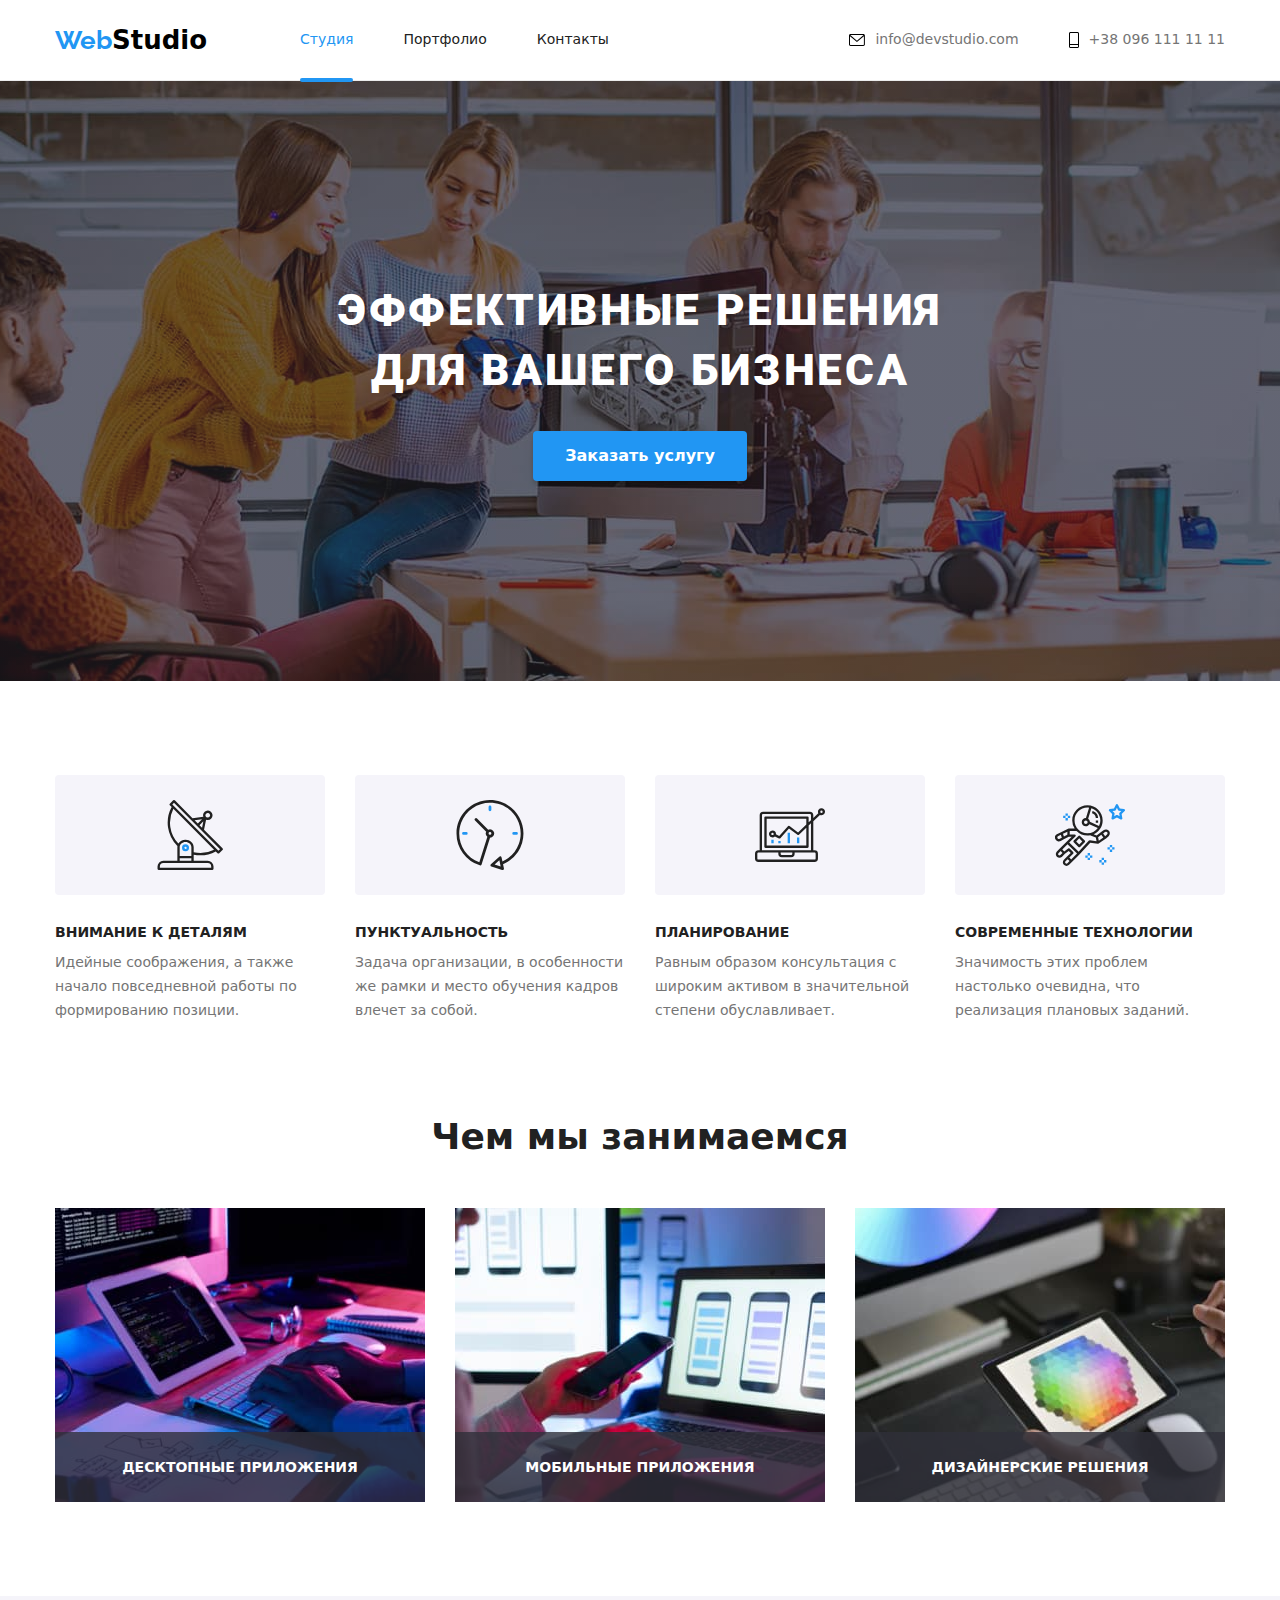
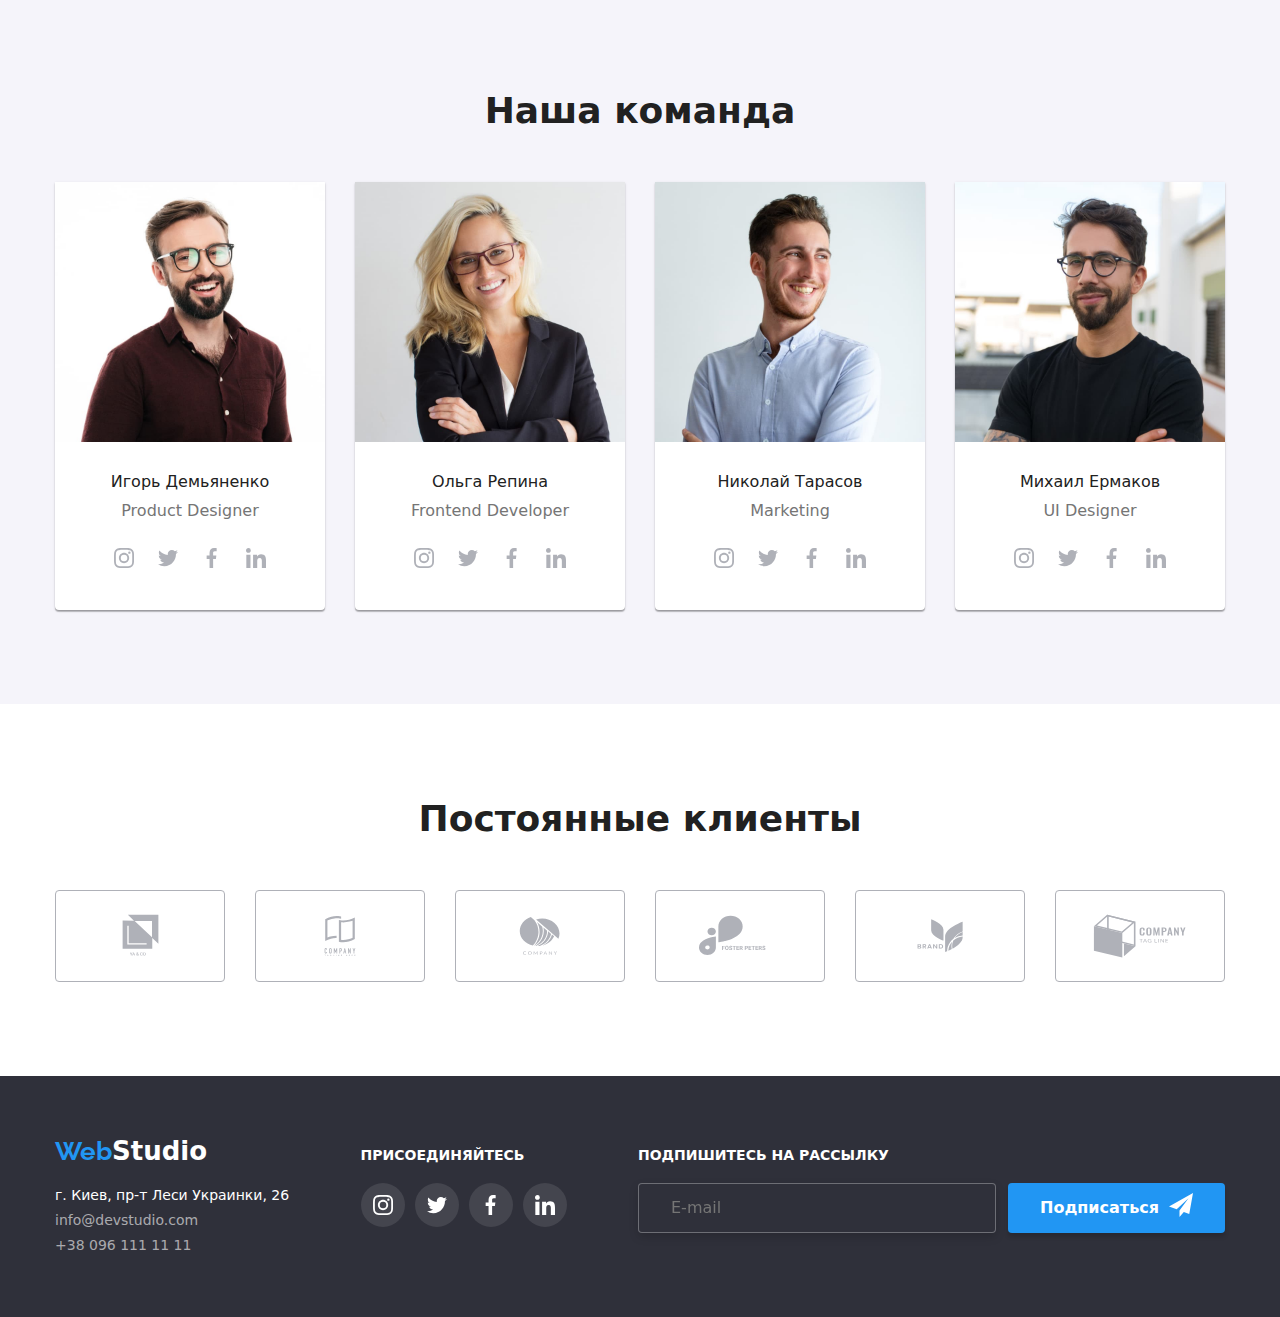
<file: index.html>
<!DOCTYPE html>
<html lang="ru">
<head>
    <meta charset="UTF-8">
    <meta http-equiv="X-UA-Compatible" content="IE=edge">
    <meta name="viewport" content="width=device-width, initial-scale=1.0">
    <title>Студия</title>
    <link rel="stylesheet" href="./css/main.min.css">
    <link rel="stylesheet" href="https://cdnjs.cloudflare.com/ajax/libs/modern-normalize/1.1.0/modern-normalize.min.css">
    <link rel="preconnect" href="https://fonts.googleapis.com">
    <link rel="preconnect" href="https://fonts.gstatic.com" crossorigin>
    <link
        href="https://fonts.googleapis.com/css2?family=Oleo+Script&family=Raleway:wght@700&family=Roboto:wght@400;500;700;900&display=swap"
        rel="stylesheet">
</head>
<body>
    
    <!--Шапка профиля-->
        <header class="header">
            <div class="container nav-auth">
                <nav class="header-nav">
                    <a href="./index.html" class="logo"><span class="logo__part">Web</span>Studio</a>
                    <ul class="header-nav__list">
                        <li class="header-nav__item"><a href="./index.html" class="header-nav__link header-nav__link--current">Студия</a></li>
                        <li class="header-nav__item"><a href="./portfolio.html" class="header-nav__link">Портфолио</a></li>
                        <li class="header-nav__item"><a href="" class="header-nav__link">Контакты</a></li>
                    </ul>
                </nav>
                <ul class="auth__list">
                    <li class="auth__item">
                        <a href="mailto:info@devstudio.com" class="auth__link"> 
                        <svg class="auth__icon" width="16" height="12">
                            <use href="./images/sprite.svg#icon-envelope"></use>
                        </svg>
                        info@devstudio.com
                        </a>
                    </li>
                    <li class="auth__item">
                        <a href="tel:+380961111111" class="auth__link">
                            <svg class="auth__icon" width="10" height="16">
                                <use href="./images/sprite.svg#icon-phone"></use>
                            </svg>
                            +38 096 111 11 11
                        </a>
                    </li>
                </ul>
            </div>
        </header>  
    <main>
        <!--Заказ услуг-->
         <section class="oder">
             <div class="container">
                <h1 class="oder__title">ЭФФЕКТИВНЫЕ РЕШЕНИЯ <br> ДЛЯ ВАШЕГО БИЗНЕСА</h1>
                <button type="button" class="oder__btn" data-modal-open><span>Заказать услугу</span></button>
             </div>   
        </section>
        <!--Наши преимущества-->
        <section class="advant section">
            <div class="container">
                <h2 class="title--hidden">Наши преимущества</h2>
                <ul class="advant-content">
                    <li class="advant-content__item">
                        <div class="advant-content-icon">
                            <svg class="advant-content-icon__pic" width="70" height="70">
                                <use href="./images/sprite.svg#icon-antenna"></use>
                            </svg>
                        </div> 
                        <h3 class="advant-content__plus">внимание к деталям</h3>
                        <p class="advant-content__text">Идейные соображения, а также начало повседневной работы по формированию позиции.</p>
                    </li>
                    <li class="advant-content__item">
                           <div class="advant-content-icon">
                                <svg class="advant-content-icon__pic" width="70" height="70">
                                    <use href="./images/sprite.svg#icon-clock"></use>
                                </svg>
                           </div>
                        <h3 class="advant-content__plus">Пунктуальность</h3>
                        <p class="advant-content__text">Задача организации, в особенности же рамки и место обучения кадров влечет за собой.</p>
                    </li>
                    <li class="advant-content__item">
                            <div class="advant-content-icon">
                                <svg class="advant-content-icon__pic" width="70" height="70">
                                    <use href="./images/sprite.svg#icon-laptop"></use>
                                </svg>
                            </div>
                        <h3 class="advant-content__plus">Планирование</h3>
                        <p class="advant-content__text">Равным образом консультация с широким активом в значительной степени обуславливает.</p>
                    </li>
                    <li class="advant-content__item">
                            <div class="advant-content-icon">
                                <svg class="advant-content-icon__pic" width="70" height="70">
                                    <use href="./images/sprite.svg#icon-astronaut"></use>
                                </svg>
                            </div>
                        <h3 class="advant-content__plus">Современные технологии</h3>
                        <p class="advant-content__text">Значимость этих проблем настолько очевидна, что реализация плановых заданий.</p>
                    </li>
                </ul>
            </div>
        </section>
        <!--Чем мы занимаемся-->
        <section class="features">
            <div class="container">
                <h2 class="section__title">Чем мы занимаемся</h2>
                <ul class="features__list">
                    <li class="features__img">
                        <img src="./images/box1.jpg" alt="клавиатура, алгоритм и руки" width="370">
                        <p class="features__text">Десктопные приложения</p>
                    </li>
                    <li class="features__img">
                        <img src="./images/box2.jpg" alt="телефон в руке и ноутбук" width="370">
                        <p class="features__text">Мобильные приложения</p>
                    </li>
                    <li class="features__img">
                        <img src="./images/box3.jpg" alt="спектр в руке" width="370">
                        <p class="features__text">Дизайнерские решения</p>
                    </li>
                </ul>
            </div>
        </section>
        <!--Наша команда-->
        <section class="team section">
            <div class="container">
                <h2 class="section__title team__title">Наша команда</h2>
                <ul class="card-set">
                    <li class="card-set__item">
                        <img src="./images/img1.jpg" alt="парень в коричневой рубашке">
                        <div class="card-set__content">
                            <h3 class="card-set__name">Игорь Демьяненко</h3>
                            <p class="card-set__position">Product Designer</p>
                            <ul class="social-block">
                                <li>
                                    <a href="#" class="social-block__link">
                                        <svg width="20px" height="20px">
                                            <use href="./images/sprite.svg#icon-instagram"></use>
                                        </svg>
                                    </a>
                                </li>
                                <li>
                                    <a href="#" class="social-block__link">
                                        <svg width="20px" height="20px">
                                            <use href="./images/sprite.svg#icon-twitter"></use>
                                        </svg>
                                    </a>
                                </li>
                                <li>
                                    <a href="#" class="social-block__link">
                                        <svg width="20px" height="20px">
                                            <use href="./images/sprite.svg#icon-facebook"></use>
                                        </svg>
                                    </a>
                                </li>
                                <li>
                                    <a href="#" class="social-block__link">
                                        <svg width="20px" height="20px">
                                            <use href="./images/sprite.svg#icon-linkedin"></use>
                                        </svg>
                                    </a>
                                </li>
                            </ul>
                        </div>
                    </li>
                    <li class="card-set__item">
                        <img src="./images/img2.jpg" alt="девушка">
                        <div class="card-set__content">
                            <h3 class="card-set__name">Ольга Репина</h3>
                            <p class="card-set__position">Frontend Developer</p>
                            <ul class="social-block">
                                <li>
                                    <a href="#" class="social-block__link">
                                        <svg width="20px" height="20px">
                                            <use href="./images/sprite.svg#icon-instagram"></use>
                                        </svg>
                                    </a>
                                </li>
                                <li>
                                    <a href="#" class="social-block__link">
                                        <svg width="20px" height="20px">
                                            <use href="./images/sprite.svg#icon-twitter"></use>
                                        </svg>
                                    </a>
                                </li>
                                <li>
                                    <a href="#" class="social-block__link">
                                        <svg width="20px" height="20px">
                                            <use href="./images/sprite.svg#icon-facebook"></use>
                                        </svg>
                                    </a>
                                </li>
                                <li>
                                    <a href="#" class="social-block__link">
                                        <svg width="20px" height="20px">
                                            <use href="./images/sprite.svg#icon-linkedin"></use>
                                        </svg>
                                    </a>
                                </li>
                            </ul>
                        </div>   
                    </li>
                    <li class="card-set__item">
                        <img src="./images/img3.jpg" alt="парень в голубой рубашке">
                        <div class="card-set__content">
                            <h3 class="card-set__name">Николай Тарасов</h3>
                            <p class="card-set__position">Marketing</p>
                            <ul class="social-block">
                                <li>
                                    <a href="#" class="social-block__link">
                                        <svg width="20px" height="20px">
                                            <use href="./images/sprite.svg#icon-instagram"></use>
                                        </svg>
                                    </a>
                                </li>
                                <li>
                                    <a href="#" class="social-block__link">
                                        <svg width="20px" height="20px">
                                            <use href="./images/sprite.svg#icon-twitter"></use>
                                        </svg>
                                    </a>
                                </li>
                                <li>
                                    <a href="#" class="social-block__link">
                                        <svg width="20px" height="20px">
                                            <use href="./images/sprite.svg#icon-facebook"></use>
                                        </svg>
                                    </a>
                                </li>
                                <li>
                                    <a href="#" class="social-block__link">
                                        <svg width="20px" height="20px">
                                            <use href="./images/sprite.svg#icon-linkedin"></use>
                                        </svg>
                                    </a>
                                </li>
                            </ul>
                        </div>  
                    </li>
                    <li class="card-set__item">
                        <img src="./images/img4.jpg" alt="парень в черной футболке">
                        <div class="card-set__content">
                            <h3 class="card-set__name">Михаил Ермаков</h3>
                            <p class="card-set__position">UI Designer</p>
                            <ul class="social-block">
                                <li>
                                    <a href="#" class="social-block__link">
                                        <svg width="20px" height="20px">
                                            <use href="./images/sprite.svg#icon-instagram"></use>
                                        </svg>
                                    </a>
                                </li>
                                <li>
                                    <a href="#" class="social-block__link">
                                        <svg width="20px" height="20px">
                                            <use href="./images/sprite.svg#icon-twitter"></use>
                                        </svg>
                                    </a>
                                </li>
                                <li>
                                    <a href="#" class="social-block__link">
                                        <svg width="20px" height="20px">
                                            <use href="./images/sprite.svg#icon-facebook"></use>
                                        </svg>
                                    </a>
                                </li>
                                <li>
                                    <a href="#" class="social-block__link">
                                        <svg width="20px" height="20px">
                                            <use href="./images/sprite.svg#icon-linkedin"></use>
                                        </svg>
                                    </a>
                                </li>
                            </ul>
                        </div>  
                    </li>
                </ul>
            </div>
        </section>
        <!--Постоянніе клиенты-->
        <section class="clients">
            <div class="container">
                <h2 class="section__title clients__title">Постоянные клиенты</h2>
                <ul class="company">
                    <li class="company__item">
                        <a href="#" class="company__link">
                            <svg width="41" height="46.7">
                                <use href="./images/sprite.svg#icon-company1"></use>
                            </svg>
                        </a>
                    </li>
                    <li class="company__item">
                        <a href="#" class="company__link">
                            <svg width="40" height="52">
                                <use href="./images/sprite.svg#icon-company2"></use>
                            </svg>
                        </a>
                    </li>
                    <li class="company__item">
                        <a href="#" class="company__link">
                            <svg width="43.46" height="41.18">
                                <use href="./images/sprite.svg#icon-company3"></use>
                            </svg>
                        </a>
                    </li>
                    <li class="company__item">
                        <a href="#" class="company__link">
                            <svg width="84.44" height="40.62">
                                <use href="./images/sprite.svg#icon-company4"></use>
                            </svg>
                        </a>
                    </li>
                    <li class="company__item">
                        <a href="#" class="company__link">
                            <svg width="62.54" height="45.43">
                                <use href="./images/sprite.svg#icon-company5"></use>
                            </svg>
                        </a>
                    </li>
                    <li class="company__item">
                        <a href="#" class="company__link">
                            <svg width="93.79" height="43.93">
                                <use href="./images/sprite.svg#icon-company6"></use>
                            </svg>
                        </a>
                    </li>
                </ul>
            </div>
        </section>
    </main>
    <!--Футер-->
    <footer class="footer">
        <div class="container">
           <div class="footer__block">
                <div class="footer__adress">
                    <a href="./index.html" class="logo-footer logo"><span class="logo__part">Web</span>Studio</a>
                    <address class="adress">
                        <p class="adress__text">г. Киев, пр-т Леси Украинки, 26</p>
                        <ul class="adress__list">
                            <li>
                                <a href="mailto:info@devstudio.com" class="adress__link">info@devstudio.com</a>
                            </li>
                            <li>
                                <a href="tel:+380961111111" class="adress__link">+38 096 111 11 11</a>
                            </li>
                        </ul>
                    </address>
                </div>
                <div class="join">
                    <p class="footer__title">присоединяйтесь</p>
                    <ul class="join__list">
                        <li class="join__item">
                            <a href="#" class="join__link">
                                <svg class="join__icon" width="20px" height="20px">
                                    <use href="./images/sprite.svg#icon-instagram"></use>
                                </svg>
                            </a>
                        </li>
                        <li class="join__item">
                            <a href="#" class="join__link">
                                <svg class="join__icon" width="20px" height="20px">
                                    <use href="./images/sprite.svg#icon-twitter"></use>
                                </svg>
                            </a>
                        </li>
                        <li class="join__item">
                            <a href="#" class="join__link">
                                <svg class="join__icon" width="20px" height="20px">
                                    <use href="./images/sprite.svg#icon-facebook"></use>
                                </svg>
                            </a>
                        </li>
                        <li class="join__item">
                            <a href="#" class="join__link">
                                <svg class="join__icon" width="20px" height="20px">
                                    <use href="./images/sprite.svg#icon-linkedin"></use>
                                </svg>
                            </a>
                        </li>
                    </ul>
                </div>
            
                <div class="subscribe">
                    <p class="footer__title">Подпишитесь на рассылку</p>
                    <div class="subscribe__form">
                        <label>
                            <input type="email" name="subscribe" placeholder="E-mail" class="subscribe__mail">
                        </label>
                        <button class="subscribe__btn" type="submit">
                            Подписаться
                            <svg width="24px" height="24px">
                                <use href="./images/icons.svg#icon-sub"></use>
                            </svg>
                        </button>
                    </div>
                </div> 
            </div>
        </div>
    </footer>
    <!--Modal window-->
    <div class="backdrop is-hidden" data-modal>
        <div class="modal">
            <button class="modal__btn--close" data-modal-close>
                <svg width="11px" height="11px">
                    <use href="./images/icons.svg#icon-close"></use>
                </svg>
            </button>
            <form class="form">
                <strong class="form__title">Оставьте свои данные, мы вам перезвоним</strong>
                <div class="form__field">
                    <label for="name" class="form__label">Имя</label>
                    <input type="text" name="name" id="name" class="form__input">
                    <svg class="form__icon" width="18px" height="18px">
                        <use href="./images/icons.svg#icon-name"></use>
                    </svg>
                </div>
                <div class="form__field">
                    <label for="telephone" class="form__label">Телефон</label>
                    <input type="tel" name="telephone" id="telephone" class="form__input">
    
                    <svg class="form__icon" width="18px" height="18px">
                        <use href="./images/icons.svg#icon-phone"></use>
                    </svg>
    
                </div>
                <div class="form__field">
                    <label for="mail" class="form__label">Почта</label>
                    <input type="email" name="mail" id="mail" class="form__input">
                    <svg class="form__icon" width="18px" height="18px">
                        <use href="./images/icons.svg#icon-mail"></use>
                    </svg>
                </div>
                <div class="form__field">
                    <label for="feedback" class="form__label">Комментарий</label>
                    <textarea name="feedback" id="feedback" placeholder="Введите текст" class="form__comment"></textarea>
                </div>
                <label class="agree">
                    <input type="checkbox" value="agree" class="agree__input">
                    <span class="agree__icon"></span>
                    Соглашаюсь с рассылкой и принимаю
                    <a href="" class="agree__link">Условия договора</a>
                </label>
                <button class="agree__btn" type="submit">Отправить</button>
            </form>
        </div>
    </div>
    <script src="./js/modal.js"></script>
</body>
</html>
</file>
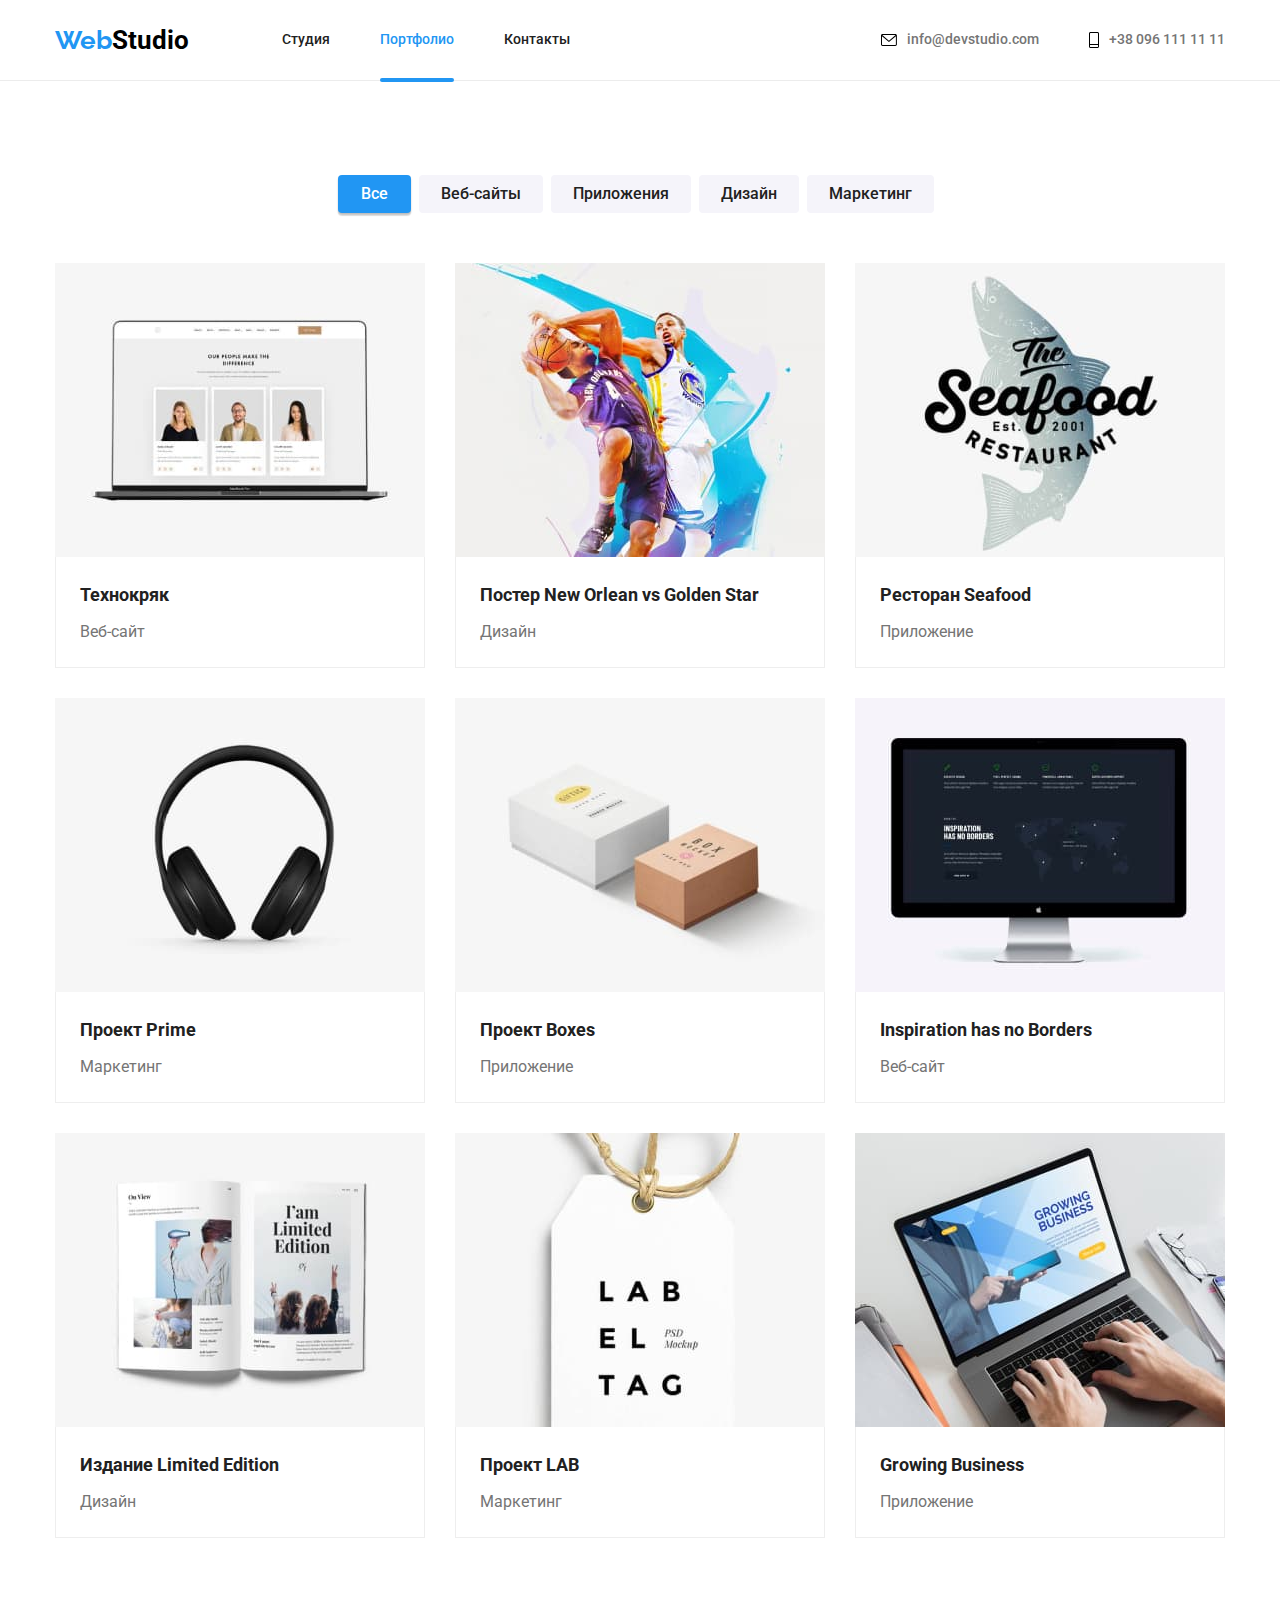
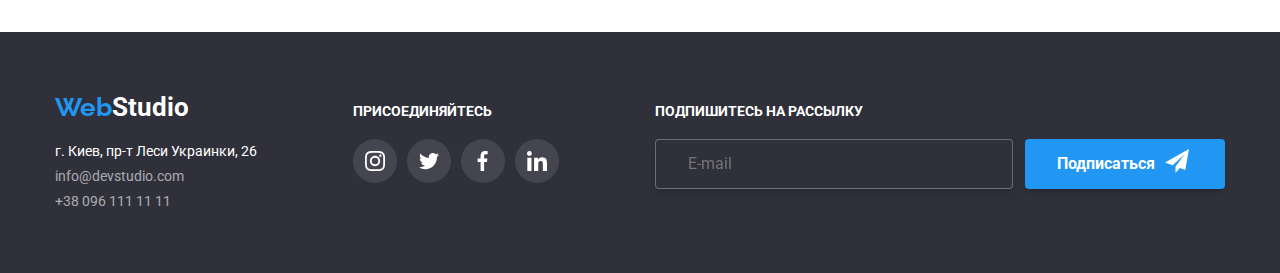
<file: portfolio.html>
<!DOCTYPE html>
<html lang="ru">
<head>
    <meta charset="UTF-8">
    <meta http-equiv="X-UA-Compatible" content="IE=edge">
    <meta name="viewport" content="width=device-width, initial-scale=1.0">
    <title>Портфолио</title>
    <link rel="stylesheet" href="https://cdnjs.cloudflare.com/ajax/libs/modern-normalize/1.1.0/modern-normalize.min.css">
    <link rel="preconnect" href="https://fonts.googleapis.com">
    <link rel="preconnect" href="https://fonts.gstatic.com" crossorigin>
    <link
        href="https://fonts.googleapis.com/css2?family=Oleo+Script&family=Raleway:wght@700&family=Roboto:wght@400;500;700;900&display=swap"
        rel="stylesheet">
    <link rel="stylesheet" href="./css/main.min.css">
</head>
<body>
    <!--Шапка профиля-->
    <header class="header">
        <div class="container nav-auth">
            <nav class="header-nav">
                <a href="./index.html" class="logo"><span class="logo__part">Web</span>Studio</a>
                <ul class="header-nav__list">
                    <li class="header-nav__item"><a href="./index.html"
                            class="header-nav__link">Студия</a></li>
                    <li class="header-nav__item"><a href="./portfolio.html" class="header-nav__link header-nav__link--current">Портфолио</a></li>
                    <li class="header-nav__item"><a href="" class="header-nav__link">Контакты</a></li>
                </ul>
            </nav>
            <ul class="auth__list">
                <li class="auth__item">
                    <a href="mailto:info@devstudio.com" class="auth__link">
                        <svg class="auth__icon" width="16" height="12">
                            <use href="./images/sprite.svg#icon-envelope"></use>
                        </svg>
                        info@devstudio.com
                    </a>
                </li>
                <li class="auth__item">
                    <a href="tel:+380961111111" class="auth__link">
                        <svg class="auth__icon" width="10" height="16">
                            <use href="./images/sprite.svg#icon-phone"></use>
                        </svg>
                        +38 096 111 11 11
                    </a>
                </li>
            </ul>
        </div>
    </header>
    <main>
        <!--Примеры работ-->
        <section class="works section">
           <div class="container">
                <h1 class="title--hidden">Our works</h1>
                <ul class="filter__list">
                    <li class="btn"><button type="button" class="filter__btn filter__btn--current">Все</button></li>
                    <li class="btn"><button type="button" class="filter__btn">Веб-сайты</button></li>
                    <li class="btn"><button type="button" class="filter__btn">Приложения</button></li>
                    <li class="btn"><button type="button" class="filter__btn">Дизайн</button></li>
                    <li class="btn"><button type="button" class="filter__btn">Маркетинг</button></li>
                </ul>
                <ul class="work__list">
                    <li class="work__item">
                        <a href="" class="work__link">
                                <div class="card-tunb">
                                    <img src="./images/img5.jpg" alt="notebook with photo" width="370" height="294">
                                        <p class="card-tunb__text">Технокряк это современная площадка распространения коронавируса. Компании используют эту платформу
                                            для цифрового
                                            шпионажа и атак на защищённые сервера конкурентов.</p>
                                </div>
                                <div class="card-content">
                                    <h2 class="card-content__title">Технокряк</h2>
                                    <p class="card-content__text">Веб-сайт</p>
                                </div>
                            </a>
                    </li>
                    <li class="work__item">
                        <a href="" class="work__link">
                            <div class="card-tunb">
                            
                                <img src="./images/img6.jpg" alt="basketball" width="370" height="294">
                                <p class="card-tunb__text">Технокряк это современная площадка распространения коронавируса. Компании используют эту платформу для цифрового
                                    шпионажа и атак на защищённые сервера конкурентов.</p>
                            </div>
                            <div class="card-content">
                                <h2 class="card-content__title">Постер New Orlean vs Golden Star</h2>
                                <p class="card-content__text">Дизайн</p>
                            </div>
                        </a>
                    </li>
                    <li class="work__item">
                        <a href="" class="work__link">
                            <div class="card-tunb">
                                <img src="./images/img7.jpg" alt="seafood restarant" width="370" height="294">
                                <p class="card-tunb__text">Технокряк это современная площадка распространения коронавируса. Компании используют эту платформу
                                    для цифрового
                                    шпионажа и атак на защищённые сервера конкурентов.</p>
                            </div>
                            <div class="card-content">
                                <h2 class="card-content__title">Ресторан Seafood</h2>
                                <p class="card-content__text">Приложение</p>
                            </div>
                        </a>
                    </li>
                    <li class="work__item">
                        <a href="" class="work__link">
                            <div class="card-tunb">
                                <img src="./images/img8.jpg" alt="headphones" width="370" height="294">
                                <p class="card-tunb__text">Технокряк это современная площадка распространения коронавируса. Компании используют эту платформу для цифрового
                                    шпионажа и атак на защищённые сервера конкурентов.</p>
                            </div>
                            <div class="card-content">
                                <h2 class="card-content__title">Проект Prime</h2>
                                <p class="card-content__text">Маркетинг</p>
                            </div>
                        </a>
                    </li>
                    <li class="work__item">
                        <a href="" class="work__link">
                            <div class="card-tunb">
                                <img src="./images/img9.jpg" alt="boxes" width="370" height="294">
                                <p class="card-tunb__text">Технокряк это современная площадка распространения коронавируса. Компании используют эту платформу
                                    для цифрового
                                    шпионажа и атак на защищённые сервера конкурентов.</p>
                            </div>
                            <div class="card-content">
                                <h2 class="card-content__title">Проект Boxes</h2>
                                <p class="card-content__text">Приложение</p>
                            </div>
                        </a>
                    </li>
                    <li class="work__item">
                        <a href="" class="work__link">
                            <div class="card-tunb">
                                <img src="./images/img10.jpg" alt="monitor" width="370" height="294">
                                <p class="card-tunb__text">Технокряк это современная площадка распространения коронавируса. Компании используют эту платформу
                                    для цифрового
                                    шпионажа и атак на защищённые сервера конкурентов.</p>
                            </div>
                            <div class="card-content">
                                <h2 class="card-content__title">Inspiration has no Borders</h2>
                                <p class="card-content__text">Веб-сайт</p>
                            </div>
                        </a>
                    </li>
                    <li class="work__item">
                        <a href="" class="work__link">
                            <div class="card-tunb">
                                <img src="./images/img11.jpg" alt="magazine" width="370" height="294">
                                <p class="card-tunb__text">Технокряк это современная площадка распространения коронавируса. Компании используют эту платформу
                                    для цифрового
                                    шпионажа и атак на защищённые сервера конкурентов.</p>
                            </div>
                            <div class="card-content">
                                <h2 class="card-content__title">Издание Limited Edition</h2>
                                <p class="card-content__text">Дизайн</p>
                            </div>
                        </a>
                    </li>
                    <li class="work__item">
                        <a href="" class="work__link">
                            <div class="card-tunb">
                                <img src="./images/img12.jpg" alt="label" width="370" height="294">
                                <p class="card-tunb__text">Технокряк это современная площадка распространения коронавируса. Компании используют эту платформу
                                    для цифрового
                                    шпионажа и атак на защищённые сервера конкурентов.</p>
                            </div>
                            <div class="card-content">
                                <h2 class="card-content__title">Проект LAB</h2>
                                <p class="card-content__text">Маркетинг</p>
                            </div>
                        </a>
                    </li>
                    <li class="work__item">
                        <a href="" class="work__link">
                            <div class="card-tunb">
                                <img src="./images/img13.jpg" alt="notebook with hands" width="370" height="294">
                                <p class="card-tunb__text">Технокряк это современная площадка распространения коронавируса. Компании используют эту платформу
                                    для цифрового
                                    шпионажа и атак на защищённые сервера конкурентов.</p>
                            </div>
                            <div class="card-content">
                                <h2 class="card-content__title">Growing Business</h2>
                                <p class="card-content__text">Приложение</p>
                            </div>
                        </a>
                    </li>
                </ul>
           </div>
        </section>
    </main>
    <!--Футер-->
    <footer class="footer">
        <div class="container">
            <div class="footer__block">
                <div class="footer__adress">
                    <a href="./index.html" class="logo-footer logo"><span class="logo__part">Web</span>Studio</a>
                    <address class="adress">
                        <p class="adress__text">г. Киев, пр-т Леси Украинки, 26</p>
                        <ul class="adress__list">
                            <li>
                                <a href="mailto:info@devstudio.com" class="adress__link">info@devstudio.com</a>
                            </li>
                            <li>
                                <a href="tel:+380961111111" class="adress__link">+38 096 111 11 11</a>
                            </li>
                        </ul>
                    </address>
                </div>
                <div class="join">
                    <p class="footer__title">присоединяйтесь</p>
                    <ul class="join__list">
                        <li class="join__item">
                            <a href="#" class="join__link">
                                <svg class="join__icon" width="20px" height="20px">
                                    <use href="./images/sprite.svg#icon-instagram"></use>
                                </svg>
                            </a>
                        </li>
                        <li class="join__item">
                            <a href="#" class="join__link">
                                <svg class="join__icon" width="20px" height="20px">
                                    <use href="./images/sprite.svg#icon-twitter"></use>
                                </svg>
                            </a>
                        </li>
                        <li class="join__item">
                            <a href="#" class="join__link">
                                <svg class="join__icon" width="20px" height="20px">
                                    <use href="./images/sprite.svg#icon-facebook"></use>
                                </svg>
                            </a>
                        </li>
                        <li class="join__item">
                            <a href="#" class="join__link">
                                <svg class="join__icon" width="20px" height="20px">
                                    <use href="./images/sprite.svg#icon-linkedin"></use>
                                </svg>
                            </a>
                        </li>
                    </ul>
                </div>
    
                <div class="subscribe">
                    <p class="footer__title">Подпишитесь на рассылку</p>
                    <div class="subscribe__form">
                        <label>
                            <input type="email" name="subscribe" placeholder="E-mail" class="subscribe__mail">
                        </label>
                        <button class="subscribe__btn" type="submit">
                            Подписаться
                            <svg width="24px" height="24px">
                                <use href="./images/icons.svg#icon-sub"></use>
                            </svg>
                        </button>
                    </div>
                </div>
            </div>
        </div>
    </footer>
</body>
</html>
</file>
<file: css/main.min.css>
:root{--primary-text-color: #757575;--title-text-color: #212121;--icon-color: #afb1b8;--logo-color: #000000;--primary-white-color: #ffffff;--accent-color: #2196f3;--focus-btn: #188ce8;--bacground-fon-color: #f5f4fa;--footer-color: #2f303a;--link-color: rgba(255, 255, 255, 0.6);--card-set-gap: 30px}.header-nav__list,.auth__list,.advant-content,.social-block,.company,.adress__list,.join__list,.filter__list,.work__list{list-style:none;margin:0;padding:0}.oder__btn,.agree__btn,.subscribe__btn{border-radius:4px;-webkit-box-shadow:0px 4px 4px rgba(0,0,0,0.15);box-shadow:0px 4px 4px rgba(0,0,0,0.15);border:none}.social-block__link,.join__link{width:44px;height:44px;border-radius:50%}html{-webkit-box-sizing:border-box;box-sizing:border-box}*,*::after,*::before{-webkit-box-sizing:inherit;box-sizing:inherit}h1,h2,h3,h4,h5,h6,p{margin:0}img{display:block;max-width:100%;height:auto}body{background-color:var(--primary-white-color);color:var(--primary-text-color);font-family:Roboto, sans-serif;font-size:14px}.header{background-color:var(--primary-white-color);border-bottom:1px solid #ececec}.container{margin:0 auto;padding:0 15px;width:1200px}.section{padding-top:94px;padding-bottom:94px}.section__title{margin-top:0;margin-bottom:50px;color:var(--title-text-color);font-weight:700;font-size:36px;line-height:1.16;text-align:center}.title--hidden{position:absolute;color:transparent;visibility:hidden;margin:0;padding:0}.header-nav{display:-webkit-box;display:-ms-flexbox;display:flex;-webkit-box-align:center;-ms-flex-align:center;align-items:center}.nav-auth{display:-webkit-box;display:-ms-flexbox;display:flex;-webkit-box-pack:justify;-ms-flex-pack:justify;justify-content:space-between;-webkit-box-align:center;-ms-flex-align:center;align-items:center}.header-nav__list,.auth__list{display:-webkit-box;display:-ms-flexbox;display:flex}.header-nav__list{margin-left:93px}.auth__list{margin:auto}.header-nav__link{display:block;padding-top:32px;padding-bottom:32px;text-decoration:none;color:var(--title-text-color);font-weight:500;font-size:14px;line-height:1.14;-webkit-transition:color 250ms cubic-bezier(0.4, 0, 0.2, 1);transition:color 250ms cubic-bezier(0.4, 0, 0.2, 1)}.header-nav__link:hover,.header-nav__link:focus{color:var(--accent-color)}.header-nav__link--current{color:var(--accent-color);text-decoration:none;font-weight:500;font-size:14px;line-height:1.14}.header-nav__link--current::after{content:'';display:block;position:absolute;left:0;bottom:-2px;width:100%;height:4px;border-radius:2px;background-color:var(--accent-color)}.header-nav__item{position:relative}.header-nav__item:not(:last-child){display:block;margin-right:50px}.auth__list{margin-right:0}.auth__link{display:-webkit-box;display:-ms-flexbox;display:flex;-webkit-box-align:center;-ms-flex-align:center;align-items:center;padding-top:32px;padding-bottom:32px;color:var(--primary-text-color);text-decoration:none;font-weight:500;font-size:14px;line-height:1.14;-webkit-transition:color 250ms cubic-bezier(0.4, 0, 0.2, 1),fill 250ms cubic-bezier(0.4, 0, 0.2, 1);transition:color 250ms cubic-bezier(0.4, 0, 0.2, 1),fill 250ms cubic-bezier(0.4, 0, 0.2, 1)}.auth__link:hover,.auth__link:focus{color:var(--accent-color);fill:var(--accent-color)}.auth__item+.auth__item{margin-left:50px}.auth__icon{margin-right:10px}.logo{padding:24px 0;color:var(--logo-color);text-decoration:none;font-weight:700;font-size:26px;line-height:1.19}.logo__part{color:var(--accent-color);font-family:Raleway;font-weight:700;font-size:26px;line-height:1.19}.logo-footer{display:block;padding:0;margin-bottom:20px;color:var(--primary-white-color);text-decoration:none;font-weight:700;font-size:26px;line-height:1.19}.oder{padding-top:200px;padding-bottom:200px;background-image:-webkit-gradient(linear, left top, right top, from(rgba(47,48,58,0.4)), to(rgba(47,48,58,0.4))),url(../images/hero-bcg.jpg);background-image:linear-gradient(to right, rgba(47,48,58,0.4), rgba(47,48,58,0.4)),url(../images/hero-bcg.jpg);background-color:var(--footer-color);max-width:1600px;height:600px;margin-left:auto;margin-right:auto;background-position:center;background-size:cover;background-repeat:no-repeat;text-align:center}.oder__title{margin-top:0;margin-bottom:30px;color:var(--primary-white-color);font-family:Roboto, sans-serif;letter-spacing:0.06em;font-weight:900;font-size:44px;line-height:1.36}.oder__btn{padding:10px 32px;min-width:200px;color:var(--primary-white-color);background-color:var(--accent-color);font-weight:700;font-size:16px;line-height:1.875;text-align:center;cursor:pointer;-webkit-transition:bacground-color 250ms cubic-bezier(0.4, 0, 0.2, 1);transition:bacground-color 250ms cubic-bezier(0.4, 0, 0.2, 1)}.oder__btn:hover,.oder__btn:focus{background-color:var(--focus-btn)}.advant{background-color:var(--primary-white-color)}.advant-content{display:-webkit-box;display:-ms-flexbox;display:flex;margin-right:calc(-1 * var(--card-set-gap))}.advant-content:last-child{margin-right:0}.advant-content__plus{margin-top:0;margin-bottom:10px;color:var(--title-text-color);text-transform:uppercase;font-weight:700;font-size:14px;line-height:1.14}.advant-content__item{display:-webkit-box;display:-ms-flexbox;display:flex;-webkit-box-orient:vertical;-webkit-box-direction:normal;-ms-flex-direction:column;flex-direction:column;margin-right:var(--card-set-gap);-ms-flex-preferred-size:calc(100% / 4 - 30px);flex-basis:calc(100% / 4 - 30px)}.advant-content__item:last-child{margin-right:0}.advant-content__text{margin-top:0;margin-bottom:0;line-height:1.7}.advant-content-icon{display:-webkit-box;display:-ms-flexbox;display:flex;-webkit-box-pack:center;-ms-flex-pack:center;justify-content:center;-webkit-box-align:center;-ms-flex-align:center;align-items:center;width:270px;height:120px;border-radius:4px;background-color:var(--bacground-fon-color);margin-bottom:30px}.advant-content-icon__pic{padding:0;margin:0;border:none}.features{padding-bottom:94px;background-color:var(--primary-white-color)}.features__list{display:-webkit-box;display:-ms-flexbox;display:flex;list-style:none;margin-top:0;margin-right:calc(-1 * var(--card-set-gap));margin-bottom:0;padding:0;-ms-flex-wrap:wrap;flex-wrap:wrap}.features__img{margin-right:var(--card-set-gap);position:relative}.features__img:last-child{margin-right:0}.features__text{display:-webkit-box;display:-ms-flexbox;display:flex;-webkit-box-pack:center;-ms-flex-pack:center;justify-content:center;-webkit-box-align:center;-ms-flex-align:center;align-items:center;position:absolute;width:370px;height:70px;bottom:0;background-color:rgba(47,48,58,0.8);color:var(--primary-white-color);text-transform:uppercase;font-weight:700;font-size:14px;line-height:1.143}.team{background-color:var(--bacground-fon-color)}.team__title{background-color:var(--bacground-fon-color)}.card-set{display:-webkit-box;display:-ms-flexbox;display:flex;list-style:none;margin-top:0;margin-right:calc(-1 * var(--card-set-gap));margin-bottom:0;padding:0;-ms-flex-wrap:wrap;flex-wrap:wrap;width:100%}.card-set__content{padding:30px 32px;display:-webkit-box;display:-ms-flexbox;display:flex;-webkit-box-orient:vertical;-webkit-box-direction:normal;-ms-flex-direction:column;flex-direction:column;-webkit-box-pack:space-evenly;-ms-flex-pack:space-evenly;justify-content:space-evenly;text-align:center}.card-set__item{-ms-flex-preferred-size:calc((100% - 3 * var(--card-set-gap)) / 4);flex-basis:calc((100% - 3 * var(--card-set-gap)) / 4);padding:0;height:auto;width:100%;-webkit-box-shadow:0px 1px 3px rgba(0,0,0,0.12),0px 1px 1px rgba(0,0,0,0.14),0px 2px 1px rgba(0,0,0,0.2);box-shadow:0px 1px 3px rgba(0,0,0,0.12),0px 1px 1px rgba(0,0,0,0.14),0px 2px 1px rgba(0,0,0,0.2);border-radius:0px 0px 4px 4px;background-color:var(--primary-white-color)}.card-set__item:not(:last-child){margin-right:var(--card-set-gap)}.card-set__name{margin-bottom:10px;color:var(--title-text-color);font-weight:500;font-size:16px;line-height:1.19}.card-set__position{margin-bottom:16px;padding-bottom:0;font-size:16px;line-height:1.19}.social-block{display:-webkit-box;display:-ms-flexbox;display:flex;-webkit-box-pack:center;-ms-flex-pack:center;justify-content:center}.social-block__link{display:-webkit-box;display:-ms-flexbox;display:flex;-webkit-box-pack:center;-ms-flex-pack:center;justify-content:center;-webkit-box-align:center;-ms-flex-align:center;align-items:center;color:var(--icon-color);fill:currentColor;-webkit-transition:background-color 250ms cubic-bezier(0.4, 0, 0.2, 1),fill 250ms cubic-bezier(0.4, 0, 0.2, 1);transition:background-color 250ms cubic-bezier(0.4, 0, 0.2, 1),fill 250ms cubic-bezier(0.4, 0, 0.2, 1)}.social-block__link:hover,.social-block__link:focus{background-color:var(--accent-color);fill:var(--primary-white-color)}.clients{padding:94px 0}.clients__title{background-color:var(--primary-white-color)}.company{display:-webkit-box;display:-ms-flexbox;display:flex}.company__item:not(:last-child){margin-right:30px}.company__link{display:-webkit-box;display:-ms-flexbox;display:flex;-webkit-box-pack:center;-ms-flex-pack:center;justify-content:center;-webkit-box-align:center;-ms-flex-align:center;align-items:center;width:170px;height:92px;color:var(--icon-color);fill:currentColor;border:1px solid var(--icon-color);-webkit-box-sizing:border-box;box-sizing:border-box;border-radius:4px;-webkit-transition:border 250ms cubic-bezier(0.4, 0, 0.2, 1),fill 250ms cubic-bezier(0.4, 0, 0.2, 1);transition:border 250ms cubic-bezier(0.4, 0, 0.2, 1),fill 250ms cubic-bezier(0.4, 0, 0.2, 1)}.company__link:hover,.company__link:focus{border:1px solid var(--accent-color);fill:var(--accent-color)}input:-webkit-autofill,input:-webkit-autofill:hover,input:-webkit-autofill:focus,input:-webkit-autofill:active{-webkit-transition:background-color 5000s ease-in-out 0s;transition:background-color 5000s ease-in-out 0s;-webkit-box-shadow:0 0 0px 1000px #fff inset}.backdrop{position:fixed;top:0;left:0;width:100%;height:100%;-webkit-transition:opacity 250ms cubic-bezier(0.4, 0, 0.2, 1);transition:opacity 250ms cubic-bezier(0.4, 0, 0.2, 1);background-color:rgba(0,0,0,0.2)}.backdrop.is-hidden{opacity:0;pointer-events:none;-webkit-transition:opacity 250ms cubic-bezier(0.4, 0, 0.2, 1);transition:opacity 250ms cubic-bezier(0.4, 0, 0.2, 1)}.modal{position:absolute;top:50%;left:50%;-webkit-transform:translate(-50%, -50%);transform:translate(-50%, -50%);min-width:528px;min-height:581px;padding:40px;background:#ffffff;-webkit-box-shadow:0px 1px 3px rgba(0,0,0,0.12),0px 1px 1px rgba(0,0,0,0.14),0px 2px 1px rgba(0,0,0,0.2);box-shadow:0px 1px 3px rgba(0,0,0,0.12),0px 1px 1px rgba(0,0,0,0.14),0px 2px 1px rgba(0,0,0,0.2);border-radius:4px}.modal__btn--close{display:-webkit-box;display:-ms-flexbox;display:flex;-webkit-box-pack:center;-ms-flex-pack:center;justify-content:center;-webkit-box-align:center;-ms-flex-align:center;align-items:center;position:absolute;top:8px;right:8px;margin:0;padding:0;width:30px;height:30px;border-radius:50%;border:1px solid rgba(0,0,0,0.1);background-color:var(--primary-white-color);cursor:pointer;-webkit-transition:fill 250ms cubic-bezier(0.4, 0, 0.2, 1);transition:fill 250ms cubic-bezier(0.4, 0, 0.2, 1)}.modal__btn--close:hover,.modal__btn--close:focus{fill:var(--accent-color)}.form{width:448px;background:#ffffff}.form__title{display:block;width:448px;margin-bottom:12px;font-weight:700;font-size:20px;line-height:1.15;text-align:center;color:var(--title-text-color)}.form__field{display:-webkit-box;display:-ms-flexbox;display:flex;-webkit-box-orient:vertical;-webkit-box-direction:normal;-ms-flex-direction:column;flex-direction:column;position:relative;margin-bottom:10px}.form__lable{position:absolute;display:block;font-weight:400;font-size:12px;line-height:1.166;padding-bottom:4px}.form__field:focus-within .form__lable{color:var(--accent-color)}.form__input{height:40px;padding-left:40px;margin-top:4px;border:1px solid rgba(33,33,33,0.2);outline:none;-webkit-box-sizing:border-box;box-sizing:border-box;border-radius:4px;cursor:pointer;-webkit-transition:boder-color 250ms cubic-bezier(0.4, 0, 0.2, 1);transition:boder-color 250ms cubic-bezier(0.4, 0, 0.2, 1)}.form__field:focus-within .form__input{border-color:var(--accent-color);background-color:var(--primary-white-color)}.form__comment{margin-top:4px;outline:none;cursor:pointer}.form__icon{position:absolute;display:inline-block;top:55%;left:15px;fill:var(--title-text-color);-webkit-transition:fill 250ms cubic-bezier(0.4, 0, 0.2, 1);transition:fill 250ms cubic-bezier(0.4, 0, 0.2, 1)}.form__field:focus-within .form__icon{fill:var(--accent-color)}.form__comment{height:120px;padding-top:12px;padding-left:40px;font-family:inherit;font-size:100%;line-height:1.15;color:var(--title-text-color);border:1px solid rgba(33,33,33,0.2);outline:none;-webkit-box-sizing:border-box;box-sizing:border-box;border-radius:4px;cursor:pointer;-webkit-transition:boder-color 250ms cubic-bezier(0.4, 0, 0.2, 1);transition:boder-color 250ms cubic-bezier(0.4, 0, 0.2, 1)}.form__comment::-webkit-input-placeholder{margin:12px 16px;font-size:12px;line-height:1.166;color:rgba(117,117,117,0.5)}.form__comment:-ms-input-placeholder{margin:12px 16px;font-size:12px;line-height:1.166;color:rgba(117,117,117,0.5)}.form__comment::-ms-input-placeholder{margin:12px 16px;font-size:12px;line-height:1.166;color:rgba(117,117,117,0.5)}.form__comment::placeholder{margin:12px 16px;font-size:12px;line-height:1.166;color:rgba(117,117,117,0.5)}.agree__btn{display:block;margin-left:auto;margin-right:auto;padding:10px 55px;min-width:200px;color:var(--primary-white-color);background-color:var(--accent-color);font-weight:700;font-size:16px;line-height:1.875;text-align:center;cursor:pointer;-webkit-transition:bacground-color 250ms cubic-bezier(0.4, 0, 0.2, 1);transition:bacground-color 250ms cubic-bezier(0.4, 0, 0.2, 1)}.agree__btn:hover,.agree__btn:focus{background-color:var(--focus-btn)}.agree{position:relative;display:block;display:-webkit-box;display:-ms-flexbox;display:flex;-webkit-box-align:center;-ms-flex-align:center;align-items:center;left:16px;font-weight:400;font-size:14px;line-height:1.714;margin-bottom:30px;cursor:pointer}.agree__icon{display:block;margin-right:9px;width:16px;height:15px;border:1px solid var(--title-text-color);-webkit-box-shadow:0px 4px 4px rgba(0,0,0,0.25);box-shadow:0px 4px 4px rgba(0,0,0,0.25)}.agree__icon:hover{border-color:2px solid var(--accent-color)}.agree__input:checked+.agree__icon{background-image:url(./images/icon-check.svg);background-size:contain;background-color:var(--accent-color);border-color:var(--accent-color);background-origin:border-box}.agree__input{position:absolute;width:1px;height:1px;margin:-1px;padding:0;overflow:hidden;border:0;clip:rect(0 0 0 0)}.agree__link{color:var(--accent-color);padding-left:5px}.footer{display:-webkit-box;display:-ms-flexbox;display:flex;width:100%;padding-top:60px;padding-bottom:60px;background-color:var(--footer-color)}.footer__block{display:-webkit-box;display:-ms-flexbox;display:flex;-webkit-box-pack:justify;-ms-flex-pack:justify;justify-content:space-between;-webkit-box-align:baseline;-ms-flex-align:baseline;align-items:baseline;width:100%}.footer__adress{margin-right:70px}.adress__list{display:block}.adress__list>li{margin-top:9px}.adress{display:block}.adress__text{color:var(--primary-white-color);text-decoration:none;font-style:normal}.adress__link{margin-top:9px;color:var(--link-color);text-decoration:none;font-style:normal;list-style:none;-webkit-transition:color 250ms cubic-bezier(0.4, 0, 0.2, 1);transition:color 250ms cubic-bezier(0.4, 0, 0.2, 1)}.adress__link:hover,.adress__link:focus{color:var(--accent-color)}.join{margin-right:70px}.footer__title{margin-bottom:20px;text-transform:uppercase;font-weight:700;font-size:14px;line-height:1.142;color:var(--primary-white-color)}.join__list{display:-webkit-box;display:-ms-flexbox;display:flex;-webkit-box-pack:center;-ms-flex-pack:center;justify-content:center;margin-bottom:30px}.join__item:not(:last-child){margin-right:10px}.join__link{display:-webkit-box;display:-ms-flexbox;display:flex;-webkit-box-pack:center;-ms-flex-pack:center;justify-content:center;-webkit-box-align:center;-ms-flex-align:center;align-items:center;border:none;background-color:rgba(255,255,255,0.1);color:var(--primary-white-color);-webkit-transition:background-color 250ms cubic-bezier(0.4, 0, 0.2, 1);transition:background-color 250ms cubic-bezier(0.4, 0, 0.2, 1)}.join__link:hover,.join__link:focus{background-color:var(--accent-color)}.join__icon{fill:currentColor}.subscribe__form{display:-webkit-box;display:-ms-flexbox;display:flex}.subscribe__form input::-webkit-input-placeholder{padding:15px 16px;font-size:16px;line-height:1.25}.subscribe__form input:-ms-input-placeholder{padding:15px 16px;font-size:16px;line-height:1.25}.subscribe__form input::-ms-input-placeholder{padding:15px 16px;font-size:16px;line-height:1.25}.subscribe__form input::placeholder{padding:15px 16px;font-size:16px;line-height:1.25}.subscribe__mail{width:358px;height:50px;background-color:var(--footer-color);border:1px solid rgba(255,255,255,0.3);-webkit-box-sizing:border-box;box-sizing:border-box;-webkit-filter:drop-shadow(0px 4px 4px rgba(0,0,0,0.15));filter:drop-shadow(0px 4px 4px rgba(0,0,0,0.15));border-radius:4px;outline:none;color:var(--primary-white-color);padding:15px 16px;font-size:16px;line-height:1.25}.subscribe__form label{margin-right:12px;max-width:358px}.subscribe__btn{display:-webkit-box;display:-ms-flexbox;display:flex;margin-left:auto;margin-right:auto;padding:10px 32px;min-width:200px;color:var(--primary-white-color);background-color:var(--accent-color);font-weight:700;font-size:16px;line-height:1.875;text-align:center;cursor:pointer;-webkit-transition:bacground-color 250ms cubic-bezier(0.4, 0, 0.2, 1);transition:bacground-color 250ms cubic-bezier(0.4, 0, 0.2, 1)}.subscribe__btn svg{margin-left:10px}.filter__list{display:-webkit-box;display:-ms-flexbox;display:flex;-webkit-box-pack:center;-ms-flex-pack:center;justify-content:center;-webkit-box-align:center;-ms-flex-align:center;align-items:center;margin-bottom:50px}.filter__btn{border-radius:4px;padding:6px 22px;min-width:73px;margin-right:8px;color:var(--title-text-color);background-color:var(--bacground-fon-color);border:none;font-weight:500;font-size:16px;line-height:1.625;text-align:center;cursor:pointer;-webkit-transition:color 250ms cubic-bezier(0.4, 0, 0.2, 1),background-color 250ms cubic-bezier(0.4, 0, 0.2, 1),-webkit-box-shadow 250ms cubic-bezier(0.4, 0, 0.2, 1);transition:color 250ms cubic-bezier(0.4, 0, 0.2, 1),background-color 250ms cubic-bezier(0.4, 0, 0.2, 1),-webkit-box-shadow 250ms cubic-bezier(0.4, 0, 0.2, 1);transition:color 250ms cubic-bezier(0.4, 0, 0.2, 1),background-color 250ms cubic-bezier(0.4, 0, 0.2, 1),box-shadow 250ms cubic-bezier(0.4, 0, 0.2, 1);transition:color 250ms cubic-bezier(0.4, 0, 0.2, 1),background-color 250ms cubic-bezier(0.4, 0, 0.2, 1),box-shadow 250ms cubic-bezier(0.4, 0, 0.2, 1),-webkit-box-shadow 250ms cubic-bezier(0.4, 0, 0.2, 1)}.filter__btn:hover,.filter__btn:focus{color:var(--primary-white-color);background-color:var(--accent-color);-webkit-box-shadow:0px 3px 1px rgba(0,0,0,0.1),0px 1px 2px rgba(0,0,0,0.08),0px 2px 2px rgba(0,0,0,0.12);box-shadow:0px 3px 1px rgba(0,0,0,0.1),0px 1px 2px rgba(0,0,0,0.08),0px 2px 2px rgba(0,0,0,0.12);outline:none}.filter__btn--current{color:var(--primary-white-color);background-color:var(--accent-color);-webkit-box-shadow:0px 3px 1px rgba(0,0,0,0.1),0px 1px 2px rgba(0,0,0,0.08),0px 2px 2px rgba(0,0,0,0.12);box-shadow:0px 3px 1px rgba(0,0,0,0.1),0px 1px 2px rgba(0,0,0,0.08),0px 2px 2px rgba(0,0,0,0.12)}.works{margin-top:0}.work__list{display:-webkit-box;display:-ms-flexbox;display:flex;-ms-flex-wrap:wrap;flex-wrap:wrap}.work__item{-ms-flex-preferred-size:calc((100% - 60px) / 3);flex-basis:calc((100% - 60px) / 3);margin-right:var(--card-set-gap);margin-bottom:var(--card-set-gap);padding:0;height:auto;width:100%}.work__item:nth-child(3n){margin-right:0}.work__item:nth-child(n+6){margin-bottom:0}.work__link{display:block;text-decoration:none;color:var(--title-text-color);font-weight:700;font-size:18px;line-height:2;-webkit-transition:color 250ms cubic-bezier(0.4, 0, 0.2, 1),-webkit-box-shadow 250ms cubic-bezier(0.4, 0, 0.2, 1);transition:color 250ms cubic-bezier(0.4, 0, 0.2, 1),-webkit-box-shadow 250ms cubic-bezier(0.4, 0, 0.2, 1);transition:color 250ms cubic-bezier(0.4, 0, 0.2, 1),box-shadow 250ms cubic-bezier(0.4, 0, 0.2, 1);transition:color 250ms cubic-bezier(0.4, 0, 0.2, 1),box-shadow 250ms cubic-bezier(0.4, 0, 0.2, 1),-webkit-box-shadow 250ms cubic-bezier(0.4, 0, 0.2, 1)}.work__link:hover,.work__link:focus{color:var(--title-text-color);-webkit-box-shadow:0px 1px 1px rgba(0,0,0,0.12),0px 4px 4px rgba(0,0,0,0.06),1px 4px 6px rgba(0,0,0,0.16);box-shadow:0px 1px 1px rgba(0,0,0,0.12),0px 4px 4px rgba(0,0,0,0.06),1px 4px 6px rgba(0,0,0,0.16)}.card-tunb{position:relative;overflow:hidden}.card-tunb::before{content:'';position:absolute;top:0;width:100%;height:100%;background-color:rgba(33,150,243,0.9);opacity:0;-webkit-transform:translateY(100%);transform:translateY(100%);-webkit-transition:opacity 250ms cubic-bezier(0.4, 0, 0.2, 1),-webkit-transform 250ms cubic-bezier(0.4, 0, 0.2, 1);transition:opacity 250ms cubic-bezier(0.4, 0, 0.2, 1),-webkit-transform 250ms cubic-bezier(0.4, 0, 0.2, 1);transition:opacity 250ms cubic-bezier(0.4, 0, 0.2, 1),transform 250ms cubic-bezier(0.4, 0, 0.2, 1);transition:opacity 250ms cubic-bezier(0.4, 0, 0.2, 1),transform 250ms cubic-bezier(0.4, 0, 0.2, 1),-webkit-transform 250ms cubic-bezier(0.4, 0, 0.2, 1)}.work__item:hover .card-tunb::before,.work__item:focus .card-tunb::before{-webkit-transform:translateY(0);transform:translateY(0);opacity:1}.card-tunb__text{position:absolute;top:0;opacity:0;padding:63px 24px;font-weight:400;font-size:18px;line-height:1.56;color:var(--primary-white-color);-webkit-transform:translateY(calc(100% + 70px));transform:translateY(calc(100% + 70px));-webkit-transition:opacity 250ms cubic-bezier(0.4, 0, 0.2, 1),-webkit-transform 250ms cubic-bezier(0.4, 0, 0.2, 1);transition:opacity 250ms cubic-bezier(0.4, 0, 0.2, 1),-webkit-transform 250ms cubic-bezier(0.4, 0, 0.2, 1);transition:opacity 250ms cubic-bezier(0.4, 0, 0.2, 1),transform 250ms cubic-bezier(0.4, 0, 0.2, 1);transition:opacity 250ms cubic-bezier(0.4, 0, 0.2, 1),transform 250ms cubic-bezier(0.4, 0, 0.2, 1),-webkit-transform 250ms cubic-bezier(0.4, 0, 0.2, 1)}.work__item:hover .card-tunb__text,.work__item:focus .card-tunb__text{-webkit-transform:translateY(0);transform:translateY(0);opacity:1}.card-content{padding:20px 24px;border-bottom:1px solid #eeeeee;border-right:1px solid #eeeeee;border-left:1px solid #eeeeee}.card-content__title{margin-bottom:4px;font-weight:700;font-size:18px;line-height:2;color:var(--title-text-color)}.card-content__text{font-weight:400;font-size:16px;line-height:1.875;color:var(--primary-text-color)}
/*# sourceMappingURL=main.min.css.map */
</file>
